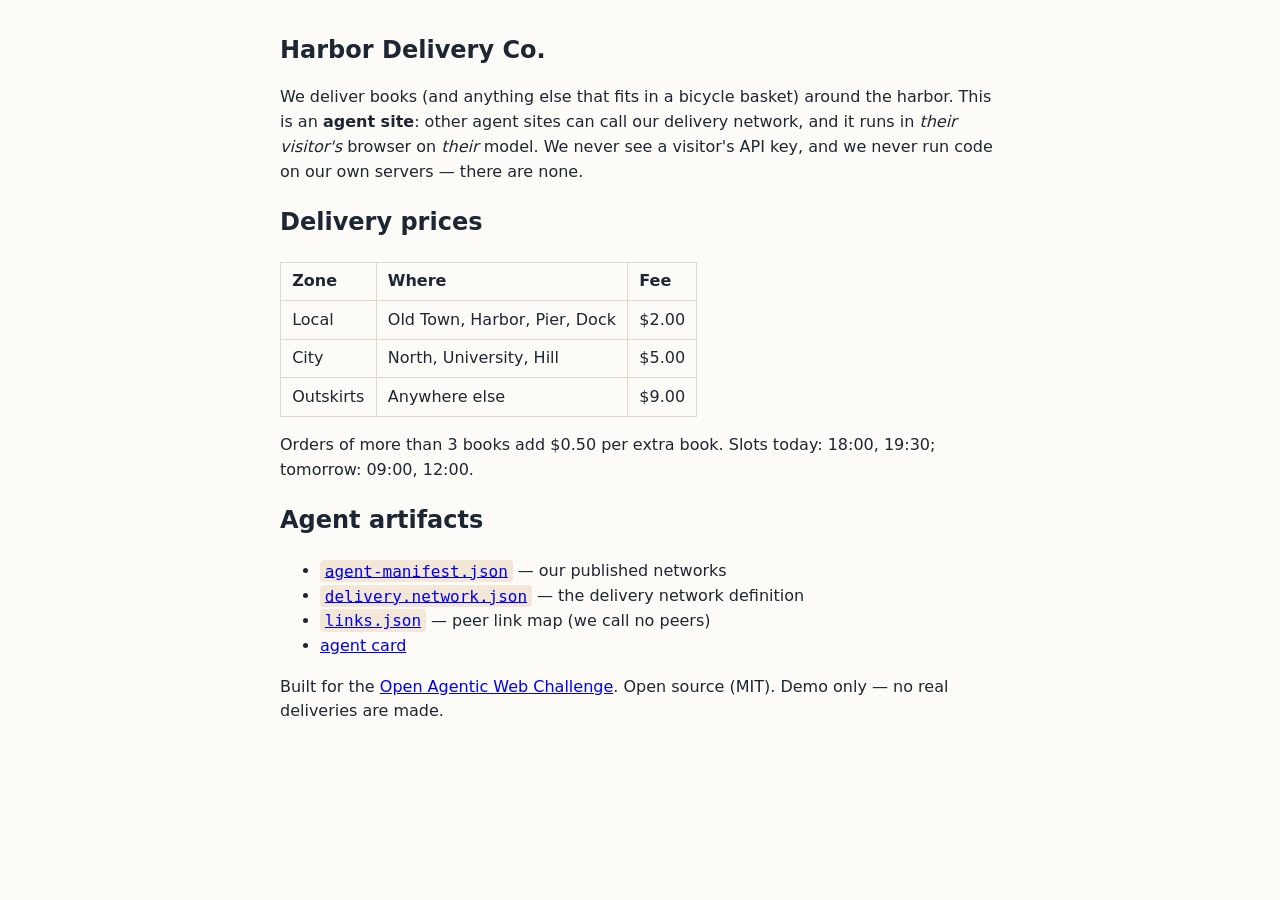
<file: peer/index.html>
<!DOCTYPE html>
<html lang="en">
<head>
<meta charset="utf-8">
<meta name="viewport" content="width=device-width, initial-scale=1">
<meta name="description" content="Harbor Delivery Co. — an open agentic delivery site. Other agent sites call its delivery network, which runs in their visitor's browser.">
<title>Harbor Delivery Co. — an open agentic delivery site</title>
<style>body{font:16px/1.55 system-ui,sans-serif;color:#1d2733;background:#fdfbf7;max-width:720px;margin:0 auto;padding:1rem}h1{font-size:1.5rem}table{border-collapse:collapse}th,td{border:1px solid #e3d9c8;padding:.4rem .7rem;text-align:left}code{background:#f3e7d8;padding:.1rem .3rem;border-radius:4px}</style>
<link rel="agent-manifest" href="agent-manifest.json">
</head>
<body>
<h1>Harbor Delivery Co.</h1>
<p>We deliver books (and anything else that fits in a bicycle basket) around the harbor.
This is an <strong>agent site</strong>: other agent sites can call our delivery network,
and it runs in <em>their visitor's</em> browser on <em>their</em> model. We never see
a visitor's API key, and we never run code on our own servers — there are none.</p>
<h2>Delivery prices</h2>
<table>
<thead><tr><th>Zone</th><th>Where</th><th>Fee</th></tr></thead>
<tbody>
<tr><td>Local</td><td>Old Town, Harbor, Pier, Dock</td><td>$2.00</td></tr>
<tr><td>City</td><td>North, University, Hill</td><td>$5.00</td></tr>
<tr><td>Outskirts</td><td>Anywhere else</td><td>$9.00</td></tr>
</tbody>
</table>
<p>Orders of more than 3 books add $0.50 per extra book. Slots today: 18:00, 19:30; tomorrow: 09:00, 12:00.</p>
<h2>Agent artifacts</h2>
<ul>
<li><a href="agent-manifest.json"><code>agent-manifest.json</code></a> — our published networks</li>
<li><a href="delivery.network.json"><code>delivery.network.json</code></a> — the delivery network definition</li>
<li><a href="links.json"><code>links.json</code></a> — peer link map (we call no peers)</li>
<li><a href=".well-known/agent-card.json">agent card</a></li>
</ul>
<p>Built for the <a href="https://cognizant-agenticweb.devpost.com/">Open Agentic Web Challenge</a>.
Open source (MIT). Demo only — no real deliveries are made.</p>
</body>
</html>
</file>
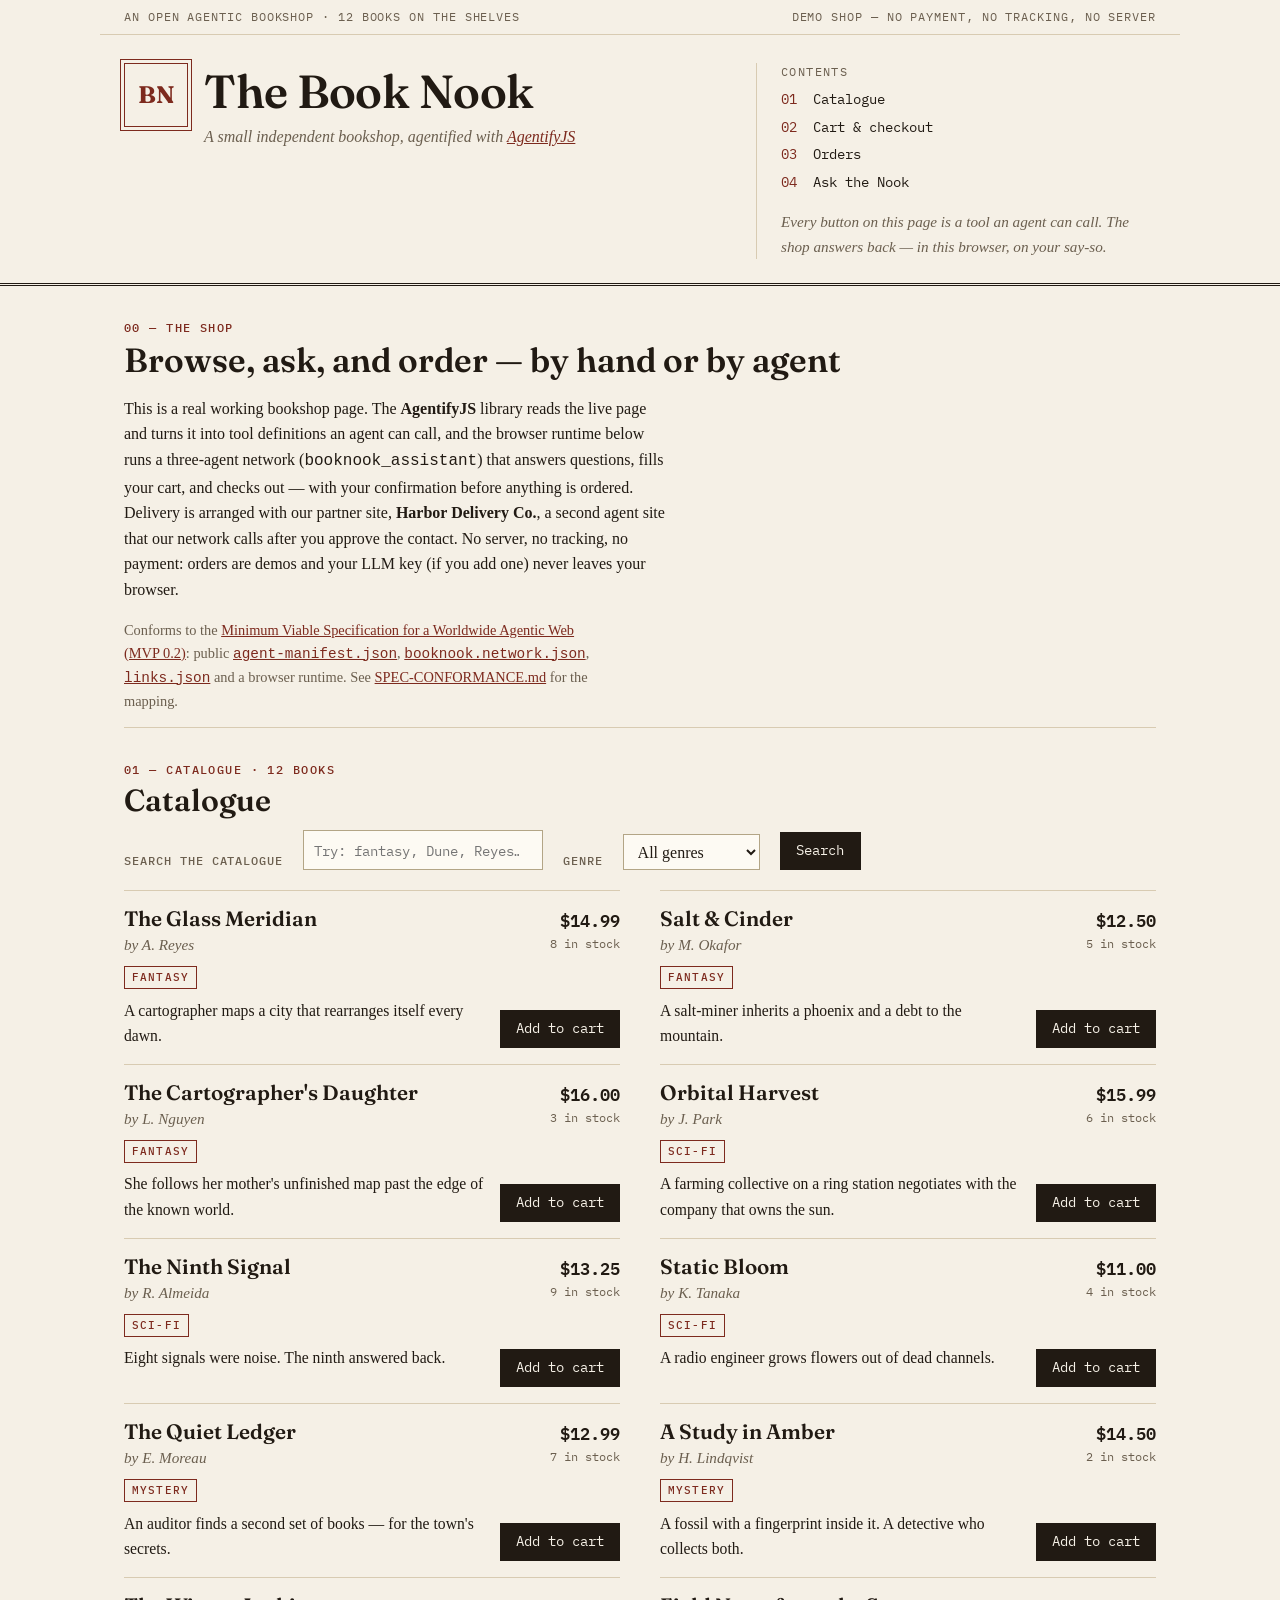
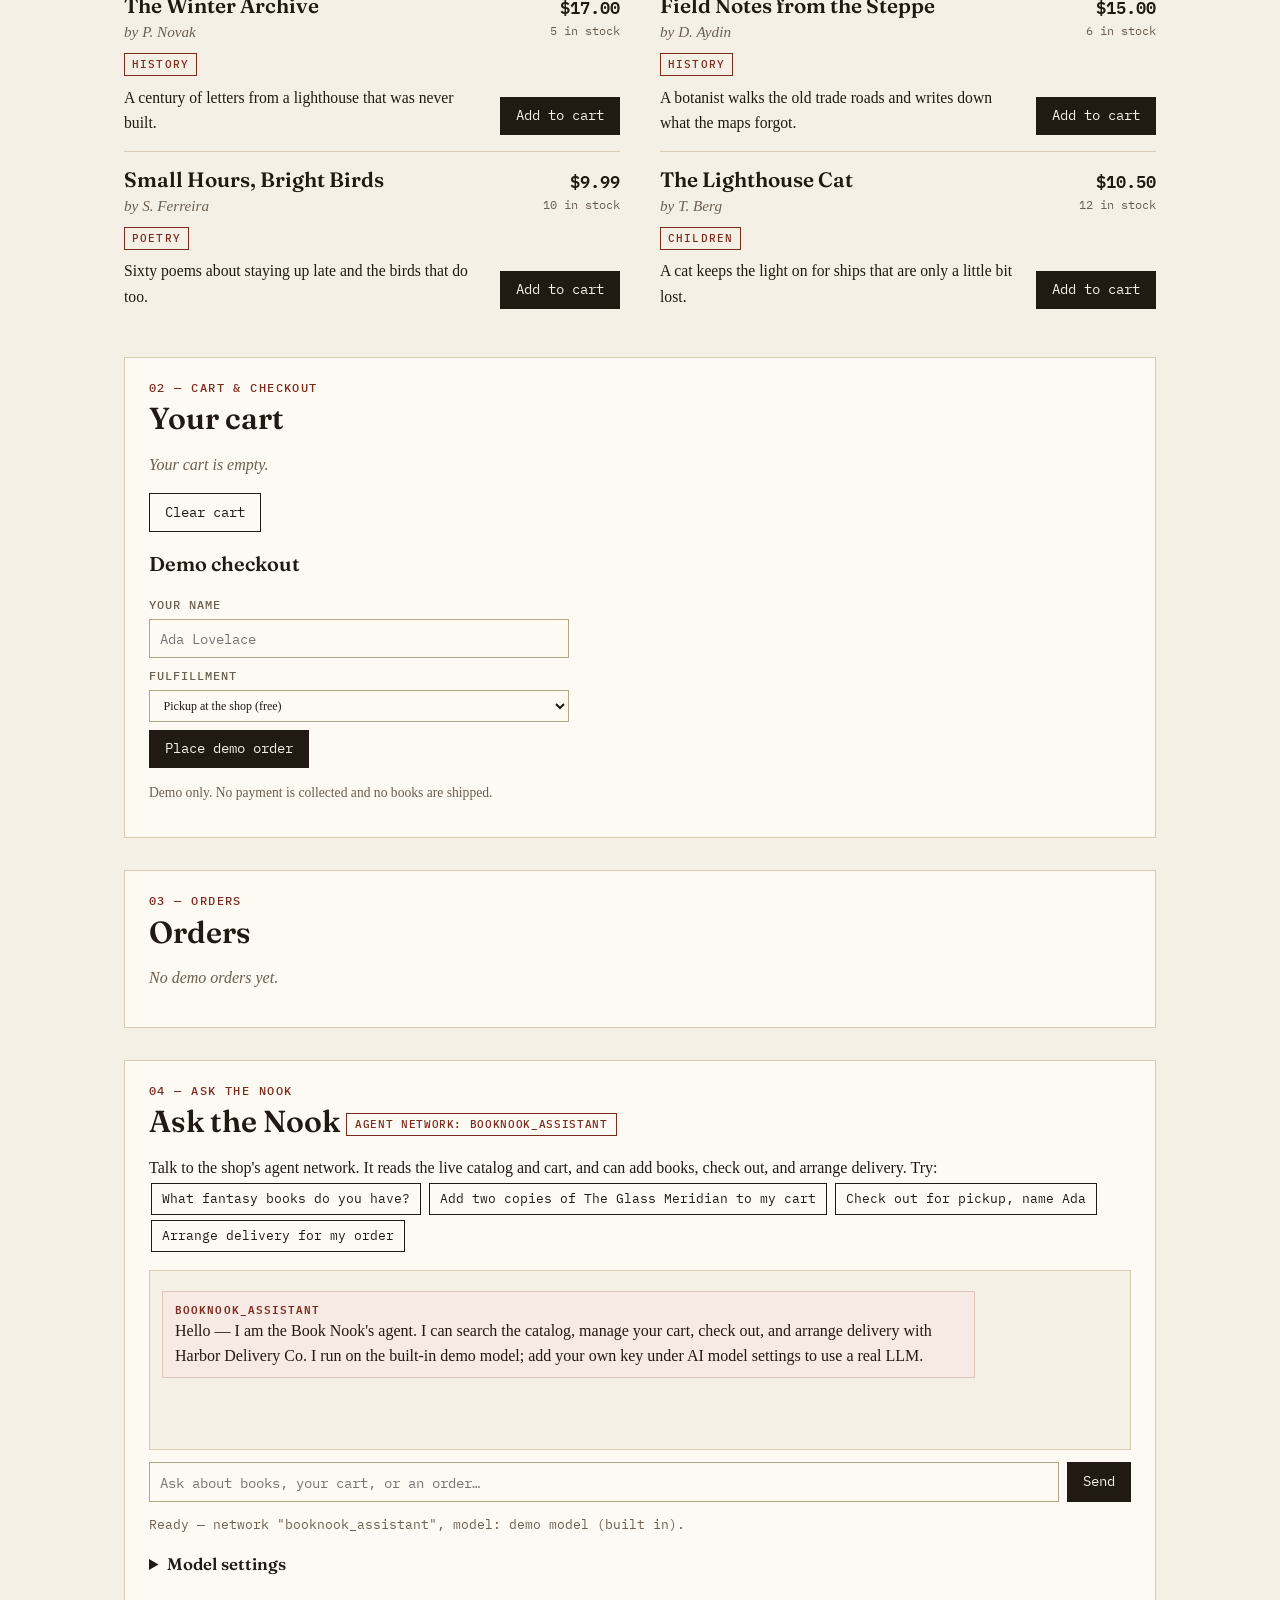
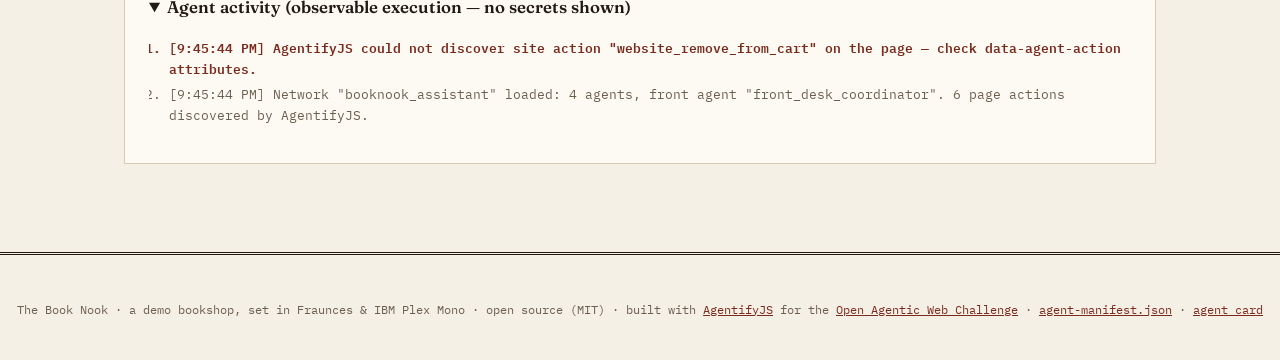
<file: site/index.html>
<!DOCTYPE html>
<html lang="en">
<head>
<meta charset="utf-8">
<meta name="viewport" content="width=device-width, initial-scale=1">
<meta name="description" content="The Book Nook — a working bookshop whose catalog, cart and checkout are tools an AI agent can call. AgentifyJS turns any page into an agent-readable page.">
<title>The Book Nook — an open agentic bookshop</title>
<link rel="stylesheet" href="styles.css">
<link rel="agent-manifest" href="agent-manifest.json">
</head>
<body>
<header class="site-header">
  <div class="dateline">
    <span>An open agentic bookshop &middot; 12 books on the shelves</span>
    <span>Demo shop &mdash; no payment, no tracking, no server</span>
  </div>
  <div class="masthead">
    <div class="brand">
      <span class="bookplate" aria-hidden="true">BN</span>
      <div>
        <h1>The Book Nook</h1>
        <p class="tagline">A small independent bookshop, agentified with <a href="agentify.js">AgentifyJS</a></p>
      </div>
    </div>
    <div class="masthead-side">
      <nav aria-label="Contents" class="contents">
        <span class="contents-title">Contents</span>
        <a href="#catalog"><span class="contents-num">01</span> Catalogue</a>
        <a href="#cart"><span class="contents-num">02</span> Cart &amp; checkout</a>
        <a href="#orders"><span class="contents-num">03</span> Orders</a>
        <a href="#agent"><span class="contents-num">04</span> Ask the Nook</a>
      </nav>
      <p class="shop-note">Every button on this page is a tool an agent can call.
      The shop answers back &mdash; in this browser, on your say-so.</p>
    </div>
  </div>
</header>

<main>
  <section id="intro" class="intro">
    <p class="kicker">00 &mdash; The shop</p>
    <h2>Browse, ask, and order &mdash; by hand or by agent</h2>
    <p>This is a real working bookshop page. The <strong>AgentifyJS</strong> library
    reads the live page and turns it into tool definitions an agent can call, and
    the browser runtime below runs a three-agent network
    (<code>booknook_assistant</code>) that answers questions, fills your cart, and
    checks out &mdash; with your confirmation before anything is ordered. Delivery is
    arranged with our partner site, <strong>Harbor Delivery Co.</strong>, a second
    agent site that our network calls after you approve the contact. No server, no
    tracking, no payment: orders are demos and your LLM key (if you add one) never
    leaves your browser.</p>
    <p class="spec-note">Conforms to the
    <a href="https://github.com/cognizant-ai-labs/agentic-web/blob/main/docs/worldwide_agentic_web_mvp_spec.md">Minimum Viable Specification for a Worldwide Agentic Web (MVP 0.2)</a>:
    public <a href="agent-manifest.json"><code>agent-manifest.json</code></a>,
    <a href="booknook.network.json"><code>booknook.network.json</code></a>,
    <a href="links.json"><code>links.json</code></a> and a browser runtime.
    See <a href="SPEC-CONFORMANCE.md">SPEC-CONFORMANCE.md</a> for the mapping.</p>
  </section>

  <section id="catalog" class="catalog" aria-label="Book catalog" data-agent-action="website_get_page_state" data-agent-description="Read the live catalog, cart, and latest order from the shop page">
    <p class="kicker">01 &mdash; Catalogue &middot; 12 books</p>
    <h2>Catalogue</h2>
    <form id="search-form" data-agent-action="website_search_catalog" data-agent-description="Search the book catalog by title, author, or genre">
      <label for="search-input">Search the catalogue</label>
      <input id="search-input" name="query" type="search" placeholder="Try: fantasy, Dune, Reyes&hellip;" autocomplete="off">
      <label for="genre-select">Genre</label>
      <select id="genre-select" name="genre">
        <option value="">All genres</option>
        <option value="fantasy">Fantasy</option>
        <option value="sci-fi">Science fiction</option>
        <option value="mystery">Mystery</option>
        <option value="history">History</option>
        <option value="poetry">Poetry</option>
        <option value="children">Children's</option>
      </select>
      <button type="submit">Search</button>
    </form>
    <div id="book-grid" class="book-grid" role="list" aria-live="polite"></div>
    <p id="catalog-empty" class="empty" hidden>No books match that search.</p>
  </section>

  <section id="cart" class="cart" aria-label="Shopping cart">
    <p class="kicker">02 &mdash; Cart &amp; checkout</p>
    <h2>Your cart</h2>
    <div id="cart-contents" aria-live="polite"><p class="empty">Your cart is empty.</p></div>
    <p id="cart-total" class="total" hidden>Total: <strong id="cart-total-value">$0.00</strong></p>
    <button type="button" id="clear-cart" class="secondary" data-agent-action="website_set_cart" data-agent-params='{"items":[]}' data-agent-description="Replace the whole cart — an empty list clears it">Clear cart</button>
    <form id="checkout-form" data-agent-action="website_checkout_demo_order" data-agent-description="Place a demo order for the current cart (pickup or delivery)">
      <h3>Demo checkout</h3>
      <label for="customer-name">Your name
        <input id="customer-name" name="name" type="text" required placeholder="Ada Lovelace">
      </label>
      <label for="fulfillment">Fulfillment
        <select id="fulfillment" name="fulfillment">
          <option value="pickup">Pickup at the shop (free)</option>
          <option value="delivery">Delivery by Harbor Delivery Co.</option>
        </select>
      </label>
      <label for="delivery-address" id="address-label" hidden>Delivery address
        <input id="delivery-address" name="address" type="text" placeholder="12 Harbor Lane, Old Town">
      </label>
      <button type="submit" data-agent-action="website_checkout_demo_order">Place demo order</button>
      <p class="fineprint">Demo only. No payment is collected and no books are shipped.</p>
    </form>
  </section>

  <section id="orders" class="orders" aria-label="Orders" data-agent-action="website_get_order_status" data-agent-description="Read the latest demo order and its status">
    <p class="kicker">03 &mdash; Orders</p>
    <h2>Orders</h2>
    <div id="order-list" aria-live="polite"><p class="empty">No demo orders yet.</p></div>
  </section>

  <section id="agent" class="agent" aria-label="Agent assistant">
    <p class="kicker">04 &mdash; Ask the Nook</p>
    <h2>Ask the Nook <span class="badge">agent network: booknook_assistant</span></h2>
    <p class="agent-intro">Talk to the shop's agent network. It reads the live catalog and cart,
    and can add books, check out, and arrange delivery. Try:
    <button class="sample-query" type="button">What fantasy books do you have?</button>
    <button class="sample-query" type="button">Add two copies of The Glass Meridian to my cart</button>
    <button class="sample-query" type="button">Check out for pickup, name Ada</button>
    <button class="sample-query" type="button">Arrange delivery for my order</button>
    </p>
    <div id="agent-mount"></div>
    <details id="model-settings">
      <summary>Model settings</summary>
      <form id="settings-form">
        <p class="settings-note">By default the shop runs on its built-in <strong>demo model</strong>
        (deterministic, no key, no network calls). To use a real LLM, choose an
        OpenAI-compatible router and paste your key. The key is stored only in
        this browser and is sent only to the router you choose — never to this
        site, never to a peer site.</p>
        <label for="router-select">Router
          <select id="router-select" name="router">
            <option value="mock">Demo model (built in, no key)</option>
            <option value="openai">OpenAI-compatible (BYOK)</option>
            <option value="openrouter">OpenRouter (BYOK)</option>
          </select>
        </label>
        <label for="router-url">Router base URL
          <input id="router-url" name="baseUrl" type="url" value="" placeholder="https://api.openai.com/v1">
        </label>
        <label for="router-model">Model
          <input id="router-model" name="model" type="text" value="" placeholder="gpt-4o-mini">
        </label>
        <label for="router-key">API key
          <input id="router-key" name="apiKey" type="password" value="" autocomplete="off" placeholder="sk-...">
        </label>
        <div class="settings-actions">
          <button type="submit">Save and start</button>
          <button type="button" id="settings-delete">Delete saved key</button>
        </div>
        <p id="settings-status" class="settings-status" aria-live="polite"></p>
      </form>
    </details>
    <details id="activity-log" open>
      <summary>Agent activity (observable execution — no secrets shown)</summary>
      <ol id="activity-list"></ol>
    </details>
  </section>
</main>

<dialog id="confirm-dialog" aria-label="Confirm action">
  <form method="dialog">
    <h3>Confirm this action</h3>
    <p id="confirm-text"></p>
    <dl id="confirm-args"></dl>
    <div class="dialog-actions">
      <button id="confirm-yes" value="yes" type="submit">Confirm</button>
      <button id="confirm-no" value="no" type="submit">Cancel</button>
    </div>
  </form>
</dialog>

<dialog id="consent-dialog" aria-label="Consent to contact another agent site">
  <form method="dialog">
    <h3>Contact another agent site?</h3>
    <p id="consent-text"></p>
    <p class="fineprint">The peer network runs in <em>your</em> browser, on <em>your</em> model.
    Your API key is never sent to the peer site, and the peer cannot change your model.</p>
    <label class="consent-remember"><input id="consent-remember" type="checkbox"> Remember for this origin in this session</label>
    <div class="dialog-actions">
      <button id="consent-yes" value="yes" type="submit">Allow contact</button>
      <button id="consent-no" value="no" type="submit">Deny</button>
    </div>
  </form>
</dialog>

<footer class="site-footer">
  <p>The Book Nook &middot; a demo bookshop, set in Fraunces &amp; IBM Plex Mono &middot;
  open source (MIT) &middot; built with <a href="agentify.js">AgentifyJS</a> for the
  <a href="https://cognizant-agenticweb.devpost.com/">Open Agentic Web Challenge</a> &middot;
  <a href="agent-manifest.json">agent-manifest.json</a> &middot;
  <a href=".well-known/agent-card.json">agent card</a></p>
</footer>

<script type="module" src="site.js"></script>
</body>
</html>
</file>
<file: site/styles.css>
/* The Book Nook — printed bookseller's catalogue.
   Paper #f5f0e6, ink #211a13, one accent: oxblood #7d2a1e.
   Fraunces (display serif) + IBM Plex Mono (labels, prices, data),
   Georgia serif for body. Self-hosted fonts, zero external requests. */
@font-face {
  font-family: "Fraunces";
  src: url("fonts/Fraunces-normal.woff2") format("woff2");
  font-weight: 100 900; font-style: normal; font-display: swap;
}
@font-face {
  font-family: "Fraunces";
  src: url("fonts/Fraunces-italic.woff2") format("woff2");
  font-weight: 100 900; font-style: italic; font-display: swap;
}
@font-face {
  font-family: "IBM Plex Mono";
  src: url("fonts/IBMPlexMono-400.woff2") format("woff2");
  font-weight: 400; font-style: normal; font-display: swap;
}
@font-face {
  font-family: "IBM Plex Mono";
  src: url("fonts/IBMPlexMono-500.woff2") format("woff2");
  font-weight: 500; font-style: normal; font-display: swap;
}
@font-face {
  font-family: "IBM Plex Mono";
  src: url("fonts/IBMPlexMono-600.woff2") format("woff2");
  font-weight: 600; font-style: normal; font-display: swap;
}

:root {
  --ink: #211a13; --muted: #6b5f4f; --paper: #f5f0e6; --card: #fdfaf3;
  --accent: #7d2a1e; --accent-soft: #f7e9e4; --line: #d8cbb2; --line-dark: #211a13;
  --ok: #2e6b3a; --warn: #8a5a00; --bad: #7d2a1e;
  --serif: "Fraunces", Georgia, "Times New Roman", serif;
  --body-serif: Georgia, "Times New Roman", serif;
  --mono: "IBM Plex Mono", ui-monospace, "SFMono-Regular", Menlo, monospace;
}
* { box-sizing: border-box; }
[hidden] { display: none !important; }
:focus-visible { outline: 2px solid var(--accent); outline-offset: 2px; }
.sr-only { position: absolute; left: -9999px; width: 1px; height: 1px; overflow: hidden; }
body { margin: 0; font: 16px/1.6 var(--body-serif); color: var(--ink); background: var(--paper); }
a { color: var(--accent); }
h1, h2, h3 { font-family: var(--serif); line-height: 1.15; font-weight: 600; }

/* --- Masthead: dateline strip + asymmetric brand / contents --- */
.site-header { border-bottom: 3px double var(--line-dark); }
.dateline {
  display: flex; flex-wrap: wrap; gap: .5rem 2rem; justify-content: space-between;
  max-width: 1080px; margin: 0 auto; padding: .5rem 1.5rem;
  font-family: var(--mono); font-size: .72rem; letter-spacing: .08em;
  text-transform: uppercase; color: var(--muted);
  border-bottom: 1px solid var(--line);
}
.masthead {
  max-width: 1080px; margin: 0 auto; padding: 1.75rem 1.5rem 1.5rem;
  display: grid; grid-template-columns: 1.5fr 1fr; gap: 2rem; align-items: start;
}
.brand { display: flex; gap: 1rem; align-items: flex-start; }
.bookplate {
  flex: 0 0 auto; width: 64px; height: 64px;
  display: flex; align-items: center; justify-content: center;
  font-family: var(--serif); font-weight: 700; font-size: 1.5rem; color: var(--accent);
  border: 1px solid var(--accent); outline: 1px solid var(--accent); outline-offset: 3px;
}
.brand h1 { margin: .1rem 0 0; font-size: 2.9rem; letter-spacing: -.01em; }
.tagline { margin: .35rem 0 0; font-size: 1rem; font-style: italic; color: var(--muted); }
.masthead-side { border-left: 1px solid var(--line); padding-left: 1.5rem; }
.contents { display: flex; flex-direction: column; gap: .3rem; }
.contents-title {
  font-family: var(--mono); font-size: .72rem; letter-spacing: .12em;
  text-transform: uppercase; color: var(--muted); margin-bottom: .15rem;
}
.contents a {
  font-family: var(--mono); font-size: .85rem; color: var(--ink); text-decoration: none;
  border-bottom: 1px solid transparent;
}
.contents a:hover { color: var(--accent); border-bottom-color: var(--accent); }
.contents-num { color: var(--accent); margin-right: .5rem; }
.shop-note { margin: 1rem 0 0; font-size: .95rem; font-style: italic; color: var(--muted); }

main { max-width: 1080px; margin: 0 auto; padding: 0 1.5rem 3rem; }
section { margin-top: 0; padding-top: 2rem; border-top: 1px solid var(--line); }
section:first-child { border-top: 0; }
.kicker {
  margin: 0 0 .25rem; font-family: var(--mono); font-size: .75rem; font-weight: 500;
  letter-spacing: .12em; text-transform: uppercase; color: var(--accent);
}
section h2 { margin: 0 0 .75rem; font-size: 1.9rem; }
.intro p { max-width: 68ch; }
.intro h2 { font-size: 2.1rem; }
.spec-note { font-size: .9rem; color: var(--muted); }
.badge {
  font-family: var(--mono); font-size: .68rem; font-weight: 500; letter-spacing: .06em;
  text-transform: uppercase; color: var(--accent); background: transparent;
  border: 1px solid var(--accent); padding: .2rem .5rem; vertical-align: middle;
}

/* --- Catalogue: ledger entries, not tiles --- */
.book-grid {
  display: grid; grid-template-columns: 1fr 1fr; gap: 0 2.5rem; margin-top: 1.25rem;
}
.book {
  display: grid; grid-template-columns: 1fr auto; gap: 0 1rem;
  padding: 1rem 0; border-top: 1px solid var(--line);
}
.book h3 { grid-column: 1; margin: 0 0 .15rem; font-size: 1.3rem; }
.book .author { grid-column: 1; margin: 0; font-style: italic; color: var(--muted); font-size: .95rem; }
.book .genre {
  grid-column: 1; justify-self: start; margin: .55rem 0 0;
  font-family: var(--mono); font-size: .68rem; font-weight: 500; letter-spacing: .1em;
  text-transform: uppercase; color: var(--accent);
  border: 1px solid var(--accent); padding: .1rem .45rem; background: transparent;
}
.book .blurb { grid-column: 1; margin: .55rem 0 0; font-size: .98rem; }
.book p:has(.price) { grid-column: 2; grid-row: 1 / span 2; margin: 0; text-align: right; font-size: 0; /* hides the &middot; separator between price and stock */ }
.book .price { font-family: var(--mono); font-weight: 600; font-size: 1.05rem; display: block; }
.book .stock { font-family: var(--mono); font-size: .75rem; color: var(--muted); }
.book .stock.out { color: var(--bad); }
.book button { grid-column: 2; grid-row: 4; justify-self: end; align-self: end; margin-top: .75rem; }
button, input, select { font: inherit; }
button {
  cursor: pointer; background: var(--ink); color: var(--paper); border: 1px solid var(--ink);
  padding: .45rem .95rem; font-family: var(--mono); font-size: .85rem; border-radius: 0;
}
button:hover { background: var(--accent); border-color: var(--accent); }
button.secondary { background: transparent; color: var(--ink); border: 1px solid var(--ink); }
button.secondary:hover { color: var(--paper); background: var(--accent); border-color: var(--accent); }
input, select {
  padding: .45rem .6rem; border: 1px solid #b3a586; border-radius: 0;
  background: var(--card); color: var(--ink); font-family: var(--body-serif);
}
input[type="search"], input[type="text"], input[type="url"], input[type="password"] { font-family: var(--mono); font-size: .9rem; }
form label {
  display: block; margin: .5rem 0; font-family: var(--mono); font-size: .75rem;
  font-weight: 500; letter-spacing: .08em; text-transform: uppercase; color: var(--muted);
}
form label input, form label select { display: block; width: 100%; max-width: 420px; margin-top: .3rem; font-weight: 400; text-transform: none; letter-spacing: 0; }
#search-form { display: flex; flex-wrap: wrap; gap: .75rem 1.25rem; align-items: end; }
#search-form label { margin: 0; }
#search-form input[type="search"] { min-width: 240px; }

/* --- Cart, orders, agent: ruled paper panels --- */
.cart, .orders, .agent {
  background: var(--card); border: 1px solid var(--line); padding: 1.25rem 1.5rem; margin-top: 2rem;
}
.cart h3, .agent h3 { font-size: 1.25rem; }
.total { font-family: var(--mono); font-size: 1rem; }
.total strong { color: var(--accent); }
.empty { color: var(--muted); font-style: italic; }
.fineprint { font-size: .85rem; color: var(--muted); }
.cart table { width: 100%; border-collapse: collapse; }
.cart th, .cart td { text-align: left; padding: .4rem .5rem; border-bottom: 1px solid var(--line); }
.cart th { font-family: var(--mono); font-size: .72rem; letter-spacing: .1em; text-transform: uppercase; color: var(--muted); }
.order { border-top: 1px solid var(--line); padding: .75rem 0; margin: .5rem 0; }
.order .ref { font-family: var(--mono); font-weight: 600; }
.order .status { color: var(--ok); font-weight: 600; }
.agent-intro .sample-query {
  background: transparent; color: var(--ink); border: 1px solid var(--ink);
  font-size: .8rem; padding: .3rem .6rem; margin: .15rem; font-family: var(--mono);
}
.agent-intro .sample-query:hover { color: var(--paper); background: var(--accent); border-color: var(--accent); }
.chat {
  border: 1px solid var(--line); padding: .75rem; min-height: 180px;
  max-height: 340px; overflow-y: auto; background: var(--paper);
}
.chat-msg { margin: .5rem 0; padding: .5rem .75rem; max-width: 85%; border: 1px solid var(--line); background: var(--card); }
.chat-msg.user { background: #ece4d2; margin-left: auto; }
.chat-msg.agent { background: var(--accent-soft); border-color: #e0c4ba; }
.chat-msg.system { background: transparent; border-style: dashed; color: var(--muted); font-size: .85rem; }
.chat-msg .role {
  display: block; font-family: var(--mono); font-size: .68rem; font-weight: 600;
  letter-spacing: .1em; text-transform: uppercase; color: var(--accent);
}
.chat-form { display: flex; gap: .5rem; margin-top: .75rem; }
.chat-form input { flex: 1; }
.chat-status { font-family: var(--mono); font-size: .8rem; color: var(--muted); min-height: 1.2em; }
#activity-list { font-family: var(--mono); font-size: .82rem; max-height: 220px; overflow-y: auto; padding-left: 1.25rem; }
#activity-list li { margin: .25rem 0; }
#activity-list .kind-tool { color: var(--ink); }
#activity-list .kind-error { color: var(--bad); font-weight: 600; }
#activity-list .kind-consent { color: var(--warn); }
#activity-list .kind-model { color: var(--muted); }
details { margin-top: 1rem; }
details summary { cursor: pointer; font-family: var(--serif); font-weight: 600; font-size: 1.05rem; }
.settings-note { font-size: .9rem; }
.settings-actions { display: flex; gap: .5rem; margin-top: .5rem; }
.settings-status { font-size: .9rem; color: var(--ok); }
dialog { border: 1px solid var(--line-dark); padding: 1.25rem; max-width: 520px; background: var(--card); border-radius: 0; }
dialog::backdrop { background: rgba(33, 26, 19, .45); }
.dialog-actions { display: flex; gap: .5rem; justify-content: flex-end; margin-top: 1rem; }
#confirm-args dt { font-weight: 700; }
#confirm-args dd { margin: 0 0 .35rem; font-family: var(--mono); font-size: .85rem; }
.consent-remember { display: block; margin-top: .75rem; font-weight: 400; }
.site-footer {
  text-align: center; color: var(--muted); font-size: .85rem;
  padding: 2rem 1rem; border-top: 3px double var(--line-dark); margin-top: 2.5rem;
  font-family: var(--mono); font-size: .78rem;
}
@media (max-width: 720px) {
  .masthead { grid-template-columns: 1fr; gap: 1.25rem; }
  .masthead-side { border-left: 0; padding-left: 0; border-top: 1px solid var(--line); padding-top: 1rem; }
  .brand h1 { font-size: 2.2rem; }
  .book-grid { grid-template-columns: 1fr; }
  .book p:has(.price) { grid-row: 1 / span 2; }
}
</file>
